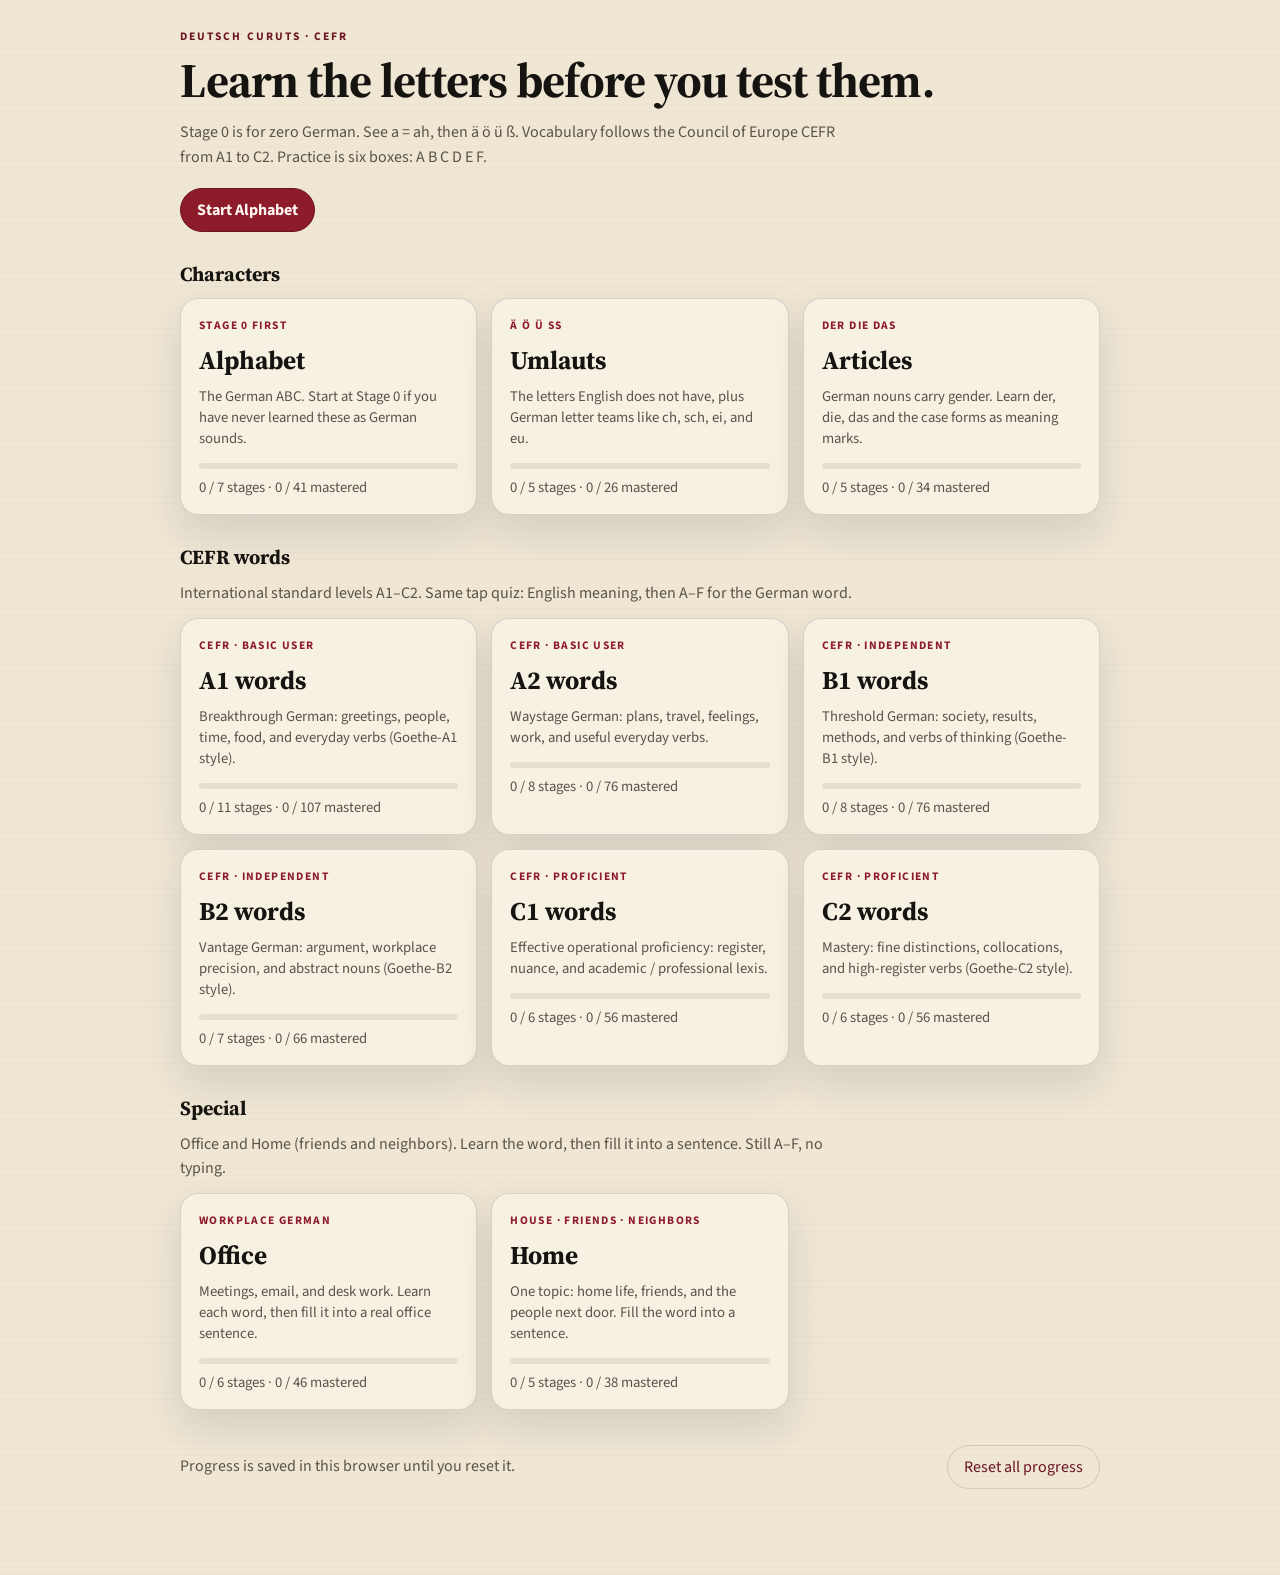
<file: index.html>
<!DOCTYPE html>
<html lang="en">
  <head>
    <meta charset="utf-8" />
    <script>
      (function () {
        if (location.hostname !== "curuts-developer.github.io") return;
        if (location.pathname === "/de") {
          location.replace("/de/" + location.search + location.hash);
          return;
        }
        var base = document.createElement("base");
        base.href = "/de/";
        document.head.appendChild(base);
      })();
    </script>
    <meta name="viewport" content="width=device-width, initial-scale=1" />
    <title>Deutsch Curuts — CEFR A1–C2</title>
    <meta
      name="description"
      content="Stage 0 teaches German letters from zero, including ä ö ü ß. Then CEFR A1–C2 words with A–F boxes. Progress stays in this browser."
    />
    <link rel="canonical" href="https://curuts-developer.github.io/de/" />
    <meta name="theme-color" content="#8e1b2a" />
    <meta name="apple-mobile-web-app-capable" content="yes" />
    <meta name="apple-mobile-web-app-title" content="Deutsch Curuts" />
    <link rel="icon" href="./favicon.svg" type="image/svg+xml" />
    <link rel="manifest" href="./manifest.webmanifest" />
    <link rel="preconnect" href="https://fonts.googleapis.com" />
    <link rel="preconnect" href="https://fonts.gstatic.com" crossorigin />
    <link
      href="https://fonts.googleapis.com/css2?family=Source+Sans+3:wght@400;500;700&family=Source+Serif+4:wght@500;700&display=swap"
      rel="stylesheet"
    />
    <link rel="stylesheet" href="./styles.css" />
  </head>
  <body>
    <main id="app"></main>
    <noscript>This drill needs JavaScript. Open it over http (GitHub Pages or a local static server), not as a raw file.</noscript>
    <script type="module" src="./app.js"></script>
  </body>
</html>
</file>
<file: styles.css>
:root {
  --paper: #efe6d4;
  --paper-2: #f7f1e3;
  --ink: #161410;
  --ink-soft: #5a5348;
  --gold: #c9a227;
  --gold-deep: #8a7014;
  --crimson: #8e1b2a;
  --crimson-deep: #6b1420;
  --moss: #2c5f45;
  --navy: #1a2744;
  --line: rgba(22, 20, 16, 0.14);
  --shadow: 0 18px 40px rgba(26, 39, 68, 0.12);
  --sans: "Source Sans 3", "Segoe UI", "Helvetica Neue", sans-serif;
  --serif: "Source Serif 4", "Times New Roman", "Liberation Serif", serif;
}

* {
  box-sizing: border-box;
}

html,
body {
  margin: 0;
  min-height: 100%;
  background:
    radial-gradient(1200px 500px at 10% -10%, rgba(142, 27, 42, 0.12), transparent 50%),
    radial-gradient(900px 400px at 100% 0%, rgba(201, 162, 39, 0.16), transparent 45%),
    var(--paper);
  color: var(--ink);
  font-family: var(--sans);
}

body {
  background-image:
    linear-gradient(180deg, transparent, transparent),
    repeating-linear-gradient(
      0deg,
      rgba(22, 20, 16, 0.015) 0 1px,
      transparent 1px 7px
    );
}

#app {
  width: min(920px, calc(100% - 32px));
  margin: 0 auto;
  padding: 28px 0 80px;
}

h1 {
  font-family: var(--serif);
  font-weight: 700;
  font-size: clamp(1.8rem, 4vw, 3rem);
  line-height: 1.15;
  margin: 0 0 12px;
  letter-spacing: -0.02em;
}

.brand {
  margin: 0 0 8px;
  text-transform: uppercase;
  letter-spacing: 0.18em;
  font-size: 0.72rem;
  color: var(--crimson-deep);
  font-weight: 700;
}

.lede,
.save-note,
.must-learn,
.quiz-progress,
.prompt-sub,
.flash-hint,
.flash-mean,
.zero-note {
  color: var(--ink-soft);
  line-height: 1.55;
}

.lede {
  margin: 0;
  max-width: 42rem;
}

.top {
  margin-bottom: 28px;
}

.continue-row {
  display: flex;
  flex-wrap: wrap;
  gap: 12px;
  align-items: center;
  margin-top: 18px;
}

.stage-tools {
  display: flex;
  flex-wrap: wrap;
  gap: 8px;
  margin: -8px 0 18px;
}

.stage-row.is-current {
  box-shadow: 0 0 0 2px rgba(142, 27, 42, 0.35);
}

.script-grid {
  display: grid;
  gap: 14px;
}

.home-section {
  font-family: var(--serif);
  font-size: 1.25rem;
  margin: 28px 0 10px;
}

.home-section-lede {
  margin-bottom: 12px;
}

.teach-grid.is-vocab {
  grid-template-columns: repeat(auto-fill, minmax(128px, 1fr));
}

.flash-glyph.is-word {
  font-size: clamp(2.2rem, 9vw, 4.2rem);
}

.choice.is-vocab {
  min-height: 96px;
}

.choice-glyph.is-word {
  font-size: clamp(0.95rem, 3vw, 1.55rem);
  line-height: 1.2;
  word-break: keep-all;
  text-align: center;
}

@media (min-width: 800px) {
  .script-grid {
    grid-template-columns: repeat(3, 1fr);
  }

  .cefr-grid {
    grid-template-columns: repeat(3, 1fr);
  }
}

.script-card,
.stage-row,
.choice,
.btn {
  font: inherit;
  color: inherit;
  cursor: pointer;
  touch-action: manipulation;
}

.script-card {
  display: flex;
  flex-direction: column;
  align-items: flex-start;
  gap: 8px;
  text-align: left;
  background: var(--paper-2);
  border: 1px solid var(--line);
  border-radius: 18px;
  padding: 18px 18px 16px;
  box-shadow: var(--shadow);
}

.script-card:hover,
.stage-row:hover:not(:disabled) {
  border-color: rgba(142, 27, 42, 0.45);
}

.kicker {
  font-size: 0.72rem;
  letter-spacing: 0.12em;
  text-transform: uppercase;
  color: var(--crimson);
  font-weight: 700;
}

.script-name {
  font-family: var(--serif);
  font-size: 1.6rem;
  font-weight: 700;
}

.script-blurb,
.script-meta,
.stage-copy em,
.stage-status {
  font-size: 0.92rem;
  color: var(--ink-soft);
  font-style: normal;
}

.meter {
  display: block;
  width: 100%;
  height: 6px;
  background: rgba(22, 20, 16, 0.08);
  border-radius: 99px;
  overflow: hidden;
  margin-top: 6px;
}

.meter-fill {
  display: block;
  height: 100%;
  background: linear-gradient(90deg, var(--navy), var(--crimson) 55%, var(--gold));
}

.home-foot {
  margin-top: 28px;
  display: flex;
  flex-wrap: wrap;
  gap: 12px;
  align-items: center;
  justify-content: space-between;
}

.btn {
  border: 1px solid var(--line);
  background: var(--paper-2);
  border-radius: 999px;
  padding: 10px 16px;
}

.btn.primary {
  background: var(--crimson);
  border-color: var(--crimson-deep);
  color: #fff8f3;
  font-weight: 700;
}

.btn.ghost {
  background: transparent;
}

.btn.danger {
  color: var(--crimson-deep);
}

.btn:disabled {
  opacity: 0.4;
  cursor: not-allowed;
}

.subhead {
  display: flex;
  gap: 16px;
  align-items: flex-start;
  margin-bottom: 22px;
}

.stage-list {
  display: grid;
  gap: 8px;
}

.stage-row {
  display: grid;
  grid-template-columns: 48px 1fr auto;
  gap: 12px;
  align-items: center;
  width: 100%;
  text-align: left;
  background: var(--paper-2);
  border: 1px solid var(--line);
  border-radius: 16px;
  padding: 12px 14px;
}

.stage-row.is-zero {
  border-color: rgba(201, 162, 39, 0.55);
  background: #f8edd4;
}

.stage-row.is-passed {
  border-color: rgba(44, 95, 69, 0.35);
}

.stage-row.is-locked {
  opacity: 0.55;
  cursor: not-allowed;
}

.stage-index {
  width: 40px;
  height: 40px;
  display: grid;
  place-items: center;
  border-radius: 50%;
  background: var(--navy);
  color: var(--paper);
  font-family: var(--serif);
  font-size: 1.1rem;
}

.stage-row.is-zero .stage-index {
  background: var(--crimson);
}

.stage-copy {
  display: flex;
  flex-direction: column;
  gap: 2px;
}

.stage-copy strong {
  font-size: 1rem;
}

.stage-status {
  display: flex;
  flex-direction: column;
  align-items: flex-end;
  gap: 2px;
  font-size: 0.8rem;
}

.must-learn {
  margin: 10px 0 0;
  color: var(--crimson-deep);
  font-weight: 700;
}

.teach-deck {
  min-height: 360px;
  display: grid;
}

.flash {
  display: none;
  background: var(--paper-2);
  border: 1px solid var(--line);
  border-radius: 28px;
  padding: 28px 20px 36px;
  text-align: center;
  box-shadow: var(--shadow);
}

.flash.is-on {
  display: block;
}

.zero-note {
  margin: 0 auto 8px;
  max-width: 26rem;
  font-size: 0.95rem;
}

.flash-kicker {
  letter-spacing: 0.14em;
  text-transform: uppercase;
  font-size: 0.72rem;
  color: var(--crimson);
  font-weight: 700;
}

.flash-glyph {
  font-family: var(--serif);
  font-size: clamp(6rem, 22vw, 8.5rem);
  line-height: 1;
  margin: 8px 0 0;
}

.flash-read {
  font-size: 2rem;
  margin: 0;
  font-weight: 700;
}

.flash-sentence,
.cloze-sentence {
  font-family: var(--serif);
  font-size: clamp(1.35rem, 4.5vw, 2rem);
  line-height: 1.5;
  margin: 14px 0 0;
}

.cloze-sentence {
  margin: 8px 0 10px;
}

.blank {
  display: inline-block;
  min-width: 3.2em;
  padding: 0 8px;
  margin: 0 2px;
  border-bottom: 3px solid var(--crimson);
  color: var(--crimson-deep);
  font-weight: 700;
  text-align: center;
}

.blank.is-filled {
  border-bottom-color: var(--moss);
  color: var(--moss);
}

.prompt.is-cloze .prompt-main {
  font-size: 1rem;
}

.teach-grid {
  list-style: none;
  padding: 0;
  margin: 0;
  display: grid;
  grid-template-columns: repeat(auto-fill, minmax(92px, 1fr));
  gap: 10px;
}

.teach-grid li {
  background: var(--paper-2);
  border: 1px solid var(--line);
  border-radius: 14px;
  padding: 10px 6px;
  text-align: center;
  display: flex;
  flex-direction: column;
  gap: 2px;
}

.teach-grid .glyph {
  font-family: var(--serif);
  font-size: 1.7rem;
  line-height: 1.15;
}

.teach-grid .read,
.teach-grid .mean {
  font-size: 0.78rem;
  color: var(--ink-soft);
}

.teach-grid li.is-mastered {
  border-color: rgba(44, 95, 69, 0.45);
  background: #eef6f0;
}

.teach-grid li.is-dim {
  opacity: 0.45;
}

.pip-row {
  font-size: 0.58rem;
  letter-spacing: 0.05em;
  color: var(--moss);
}

.chart-block {
  margin-bottom: 22px;
}

.chart-block h2 {
  font-family: var(--serif);
  font-size: 1.1rem;
  margin: 0 0 10px;
}

.pips {
  display: flex;
  flex-wrap: wrap;
  gap: 4px;
  margin: 8px 0 0;
}

.pip {
  width: 8px;
  height: 8px;
  border-radius: 50%;
  background: rgba(22, 20, 16, 0.18);
}

.pip.is-on {
  background: var(--moss);
}

.choice-read {
  align-self: center;
  font-size: 0.8rem;
  color: var(--moss);
  font-weight: 700;
  margin-bottom: 6px;
}

.learn-actions {
  display: flex;
  gap: 10px;
  justify-content: flex-end;
  margin-top: 18px;
  flex-wrap: wrap;
}

.prompt {
  text-align: center;
  margin: 10px 0 22px;
}

.eyebrow {
  letter-spacing: 0.14em;
  text-transform: uppercase;
  font-size: 0.72rem;
  color: var(--crimson);
  font-weight: 700;
}

.prompt-main {
  font-family: var(--serif);
  font-size: clamp(1.8rem, 6vw, 3.4rem);
  margin: 0;
  line-height: 1.15;
}

.choices {
  display: grid;
  grid-template-columns: repeat(3, 1fr);
  gap: 10px;
}

.choice {
  background: var(--paper-2);
  border: 1px solid var(--line);
  border-radius: 18px;
  min-height: 110px;
  display: flex;
  flex-direction: column;
  align-items: flex-start;
  justify-content: space-between;
  padding: 10px 12px 6px;
}

.choice-key {
  font-size: 0.75rem;
  font-weight: 700;
  color: var(--ink-soft);
}

.choice-glyph {
  font-family: var(--serif);
  font-size: clamp(2.2rem, 7vw, 3.2rem);
  line-height: 1;
  align-self: center;
  margin-bottom: 8px;
}

.choice.is-right {
  background: #e5f3ea;
  border-color: var(--moss);
}

.choice.is-wrong {
  background: #f8e1db;
  border-color: var(--crimson);
}

.feedback {
  text-align: center;
  min-height: 1.4em;
  font-weight: 700;
}

.feedback.ok {
  color: var(--moss);
}

.feedback.no {
  color: var(--crimson-deep);
}

.done-panel {
  background: var(--paper-2);
  border: 1px solid var(--line);
  border-radius: 28px;
  padding: 32px 24px;
  box-shadow: var(--shadow);
}

@media (max-width: 640px) {
  .stage-row {
    grid-template-columns: 40px 1fr;
  }

  .stage-status {
    grid-column: 2;
    align-items: flex-start;
  }

  .choices {
    grid-template-columns: repeat(2, 1fr);
  }
}
</file>
